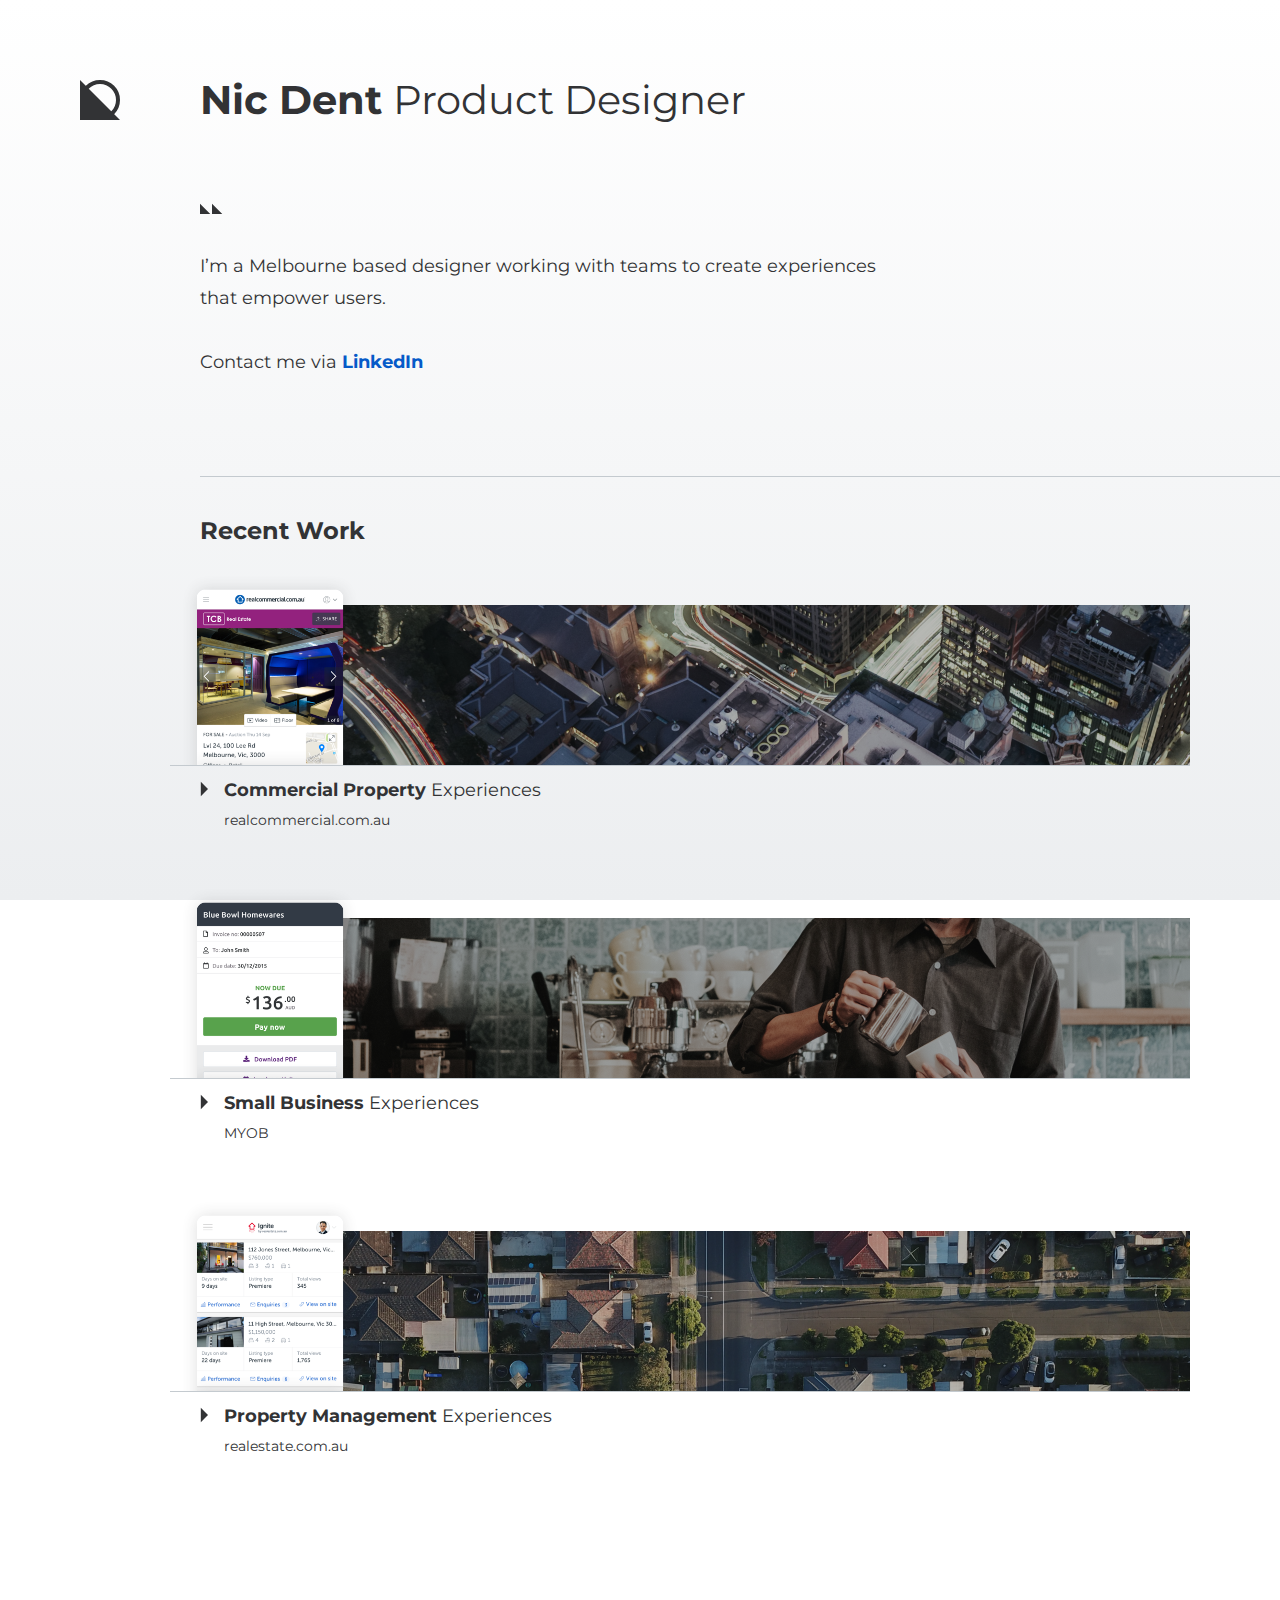
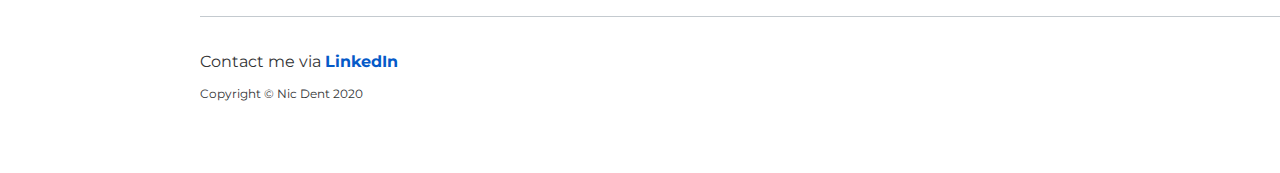
<file: index.html>
<!DOCTYPE html>
<html lang="en">
  <head>
    <meta charset="utf-8">
    <meta http-equiv="X-UA-Compatible" content="IE=edge">
    <meta name="viewport" content="width=device-width, initial-scale=1">
    <meta name="robots" content="nofollow" />
    <meta name="robots" content="noindex">
    <title>Nic Dent Product Designer</title>
    <!-- CSS -->
    <link href="css/modern-normalize.min.css" rel="stylesheet">
    <link href="css/nicdent_style.css?version=4" rel="stylesheet">
    
    <link href="https://fonts.googleapis.com/css?family=Montserrat:400,700|Open+Sans:400,600&display=swap" rel="stylesheet">
    

    <!-- GA Tracking Code for nicdent.com -->
    <script>
        var _gaq=[['_setAccount','UA-36708443-1'],['_trackPageview']];
        (function(d,t){var g=d.createElement(t),s=d.getElementsByTagName(t)[0];
        g.src=('https:'==location.protocol?'//ssl':'//www')+'.google-analytics.com/ga.js';
        s.parentNode.insertBefore(g,s)}(document,'script'));
    </script>
</head>

<body>
    <nav class="home-nav"><a href="index.html" rel="nofollow"><svg xmlns="http://www.w3.org/2000/svg" width="40" height="40" viewBox="0 0 40 40" fill="none" fill-rule="evenodd"><circle stroke="#323335" stroke-width="4" cx="20" cy="20" r="18"/><path fill="#323335" d="M40 40H0V0z"/></svg></a></nav>
    
    <section class="content-container">
       

                <div class="home-banner">
                    
                    <h1>Nic Dent <span>Product Designer</span></h1>
                    <div>
                        <svg xmlns="http://www.w3.org/2000/svg" width="23" height="11" fill="#323335" fill-rule="evenodd"><path d="M22.275 11H12V.725zm-12 0H0V.725z"/></svg>
                    </div>
                    <p>I’m a Melbourne based designer working with teams to create experiences that empower users.</p>
                    <p>Contact me via <a href="https://www.linkedin.com/in/nicdent" target="_blank" onclick="_gaq.push(['_trackEvent','outgoing_links','linkedIn'])">LinkedIn</a></p>         
                </div> 
                <section class="work-splash">
                    <h2>Recent Work</h2>

                    <article class="case-splash case1-splash">
                        <a href="case1.html" rel="nofollow">
                            <div class="case-splash-img"><img src="img/case1-splash-device.png" alt=""></div>
                            <p class="case-name"><span>Commercial Property</span> Experiences</p>
                            <p class="company">realcommercial.com.au</p>
                        </a>
                    </article>
                    <article class="case-splash case2-splash">
                        <a href="case2.html" rel="nofollow">
                            <div class="case-splash-img"><img src="img/case2-splash-device.png" alt=""></div>
                            <p class="case-name"><span>Small Business</span> Experiences</p>
                            <p class="company">MYOB</p>
                        </a>
                    </article>
                    <article class="case-splash case3-splash">
                        <a href="case3.html" rel="nofollow">
                            <div class="case-splash-img"><img src="img/case3-splash-device.png" alt=""></div>
                            <p class="case-name"><span>Property Management</span> Experiences</p>
                            <p class="company">realestate.com.au</p>
                        </a>
                    </article>

                    
                  
                </section>
                <footer>
                    <p>Contact me via <a href="https://www.linkedin.com/in/nicdent" target="_blank" onclick="_gaq.push(['_trackEvent','outgoing_links','linkedIn'])">LinkedIn</a></p>

                    <p class="copyright">Copyright &copy; Nic Dent 2020</p>                                 
                </footer> 
               
       
           
      
    </section> 



</body>
</html>
</file>
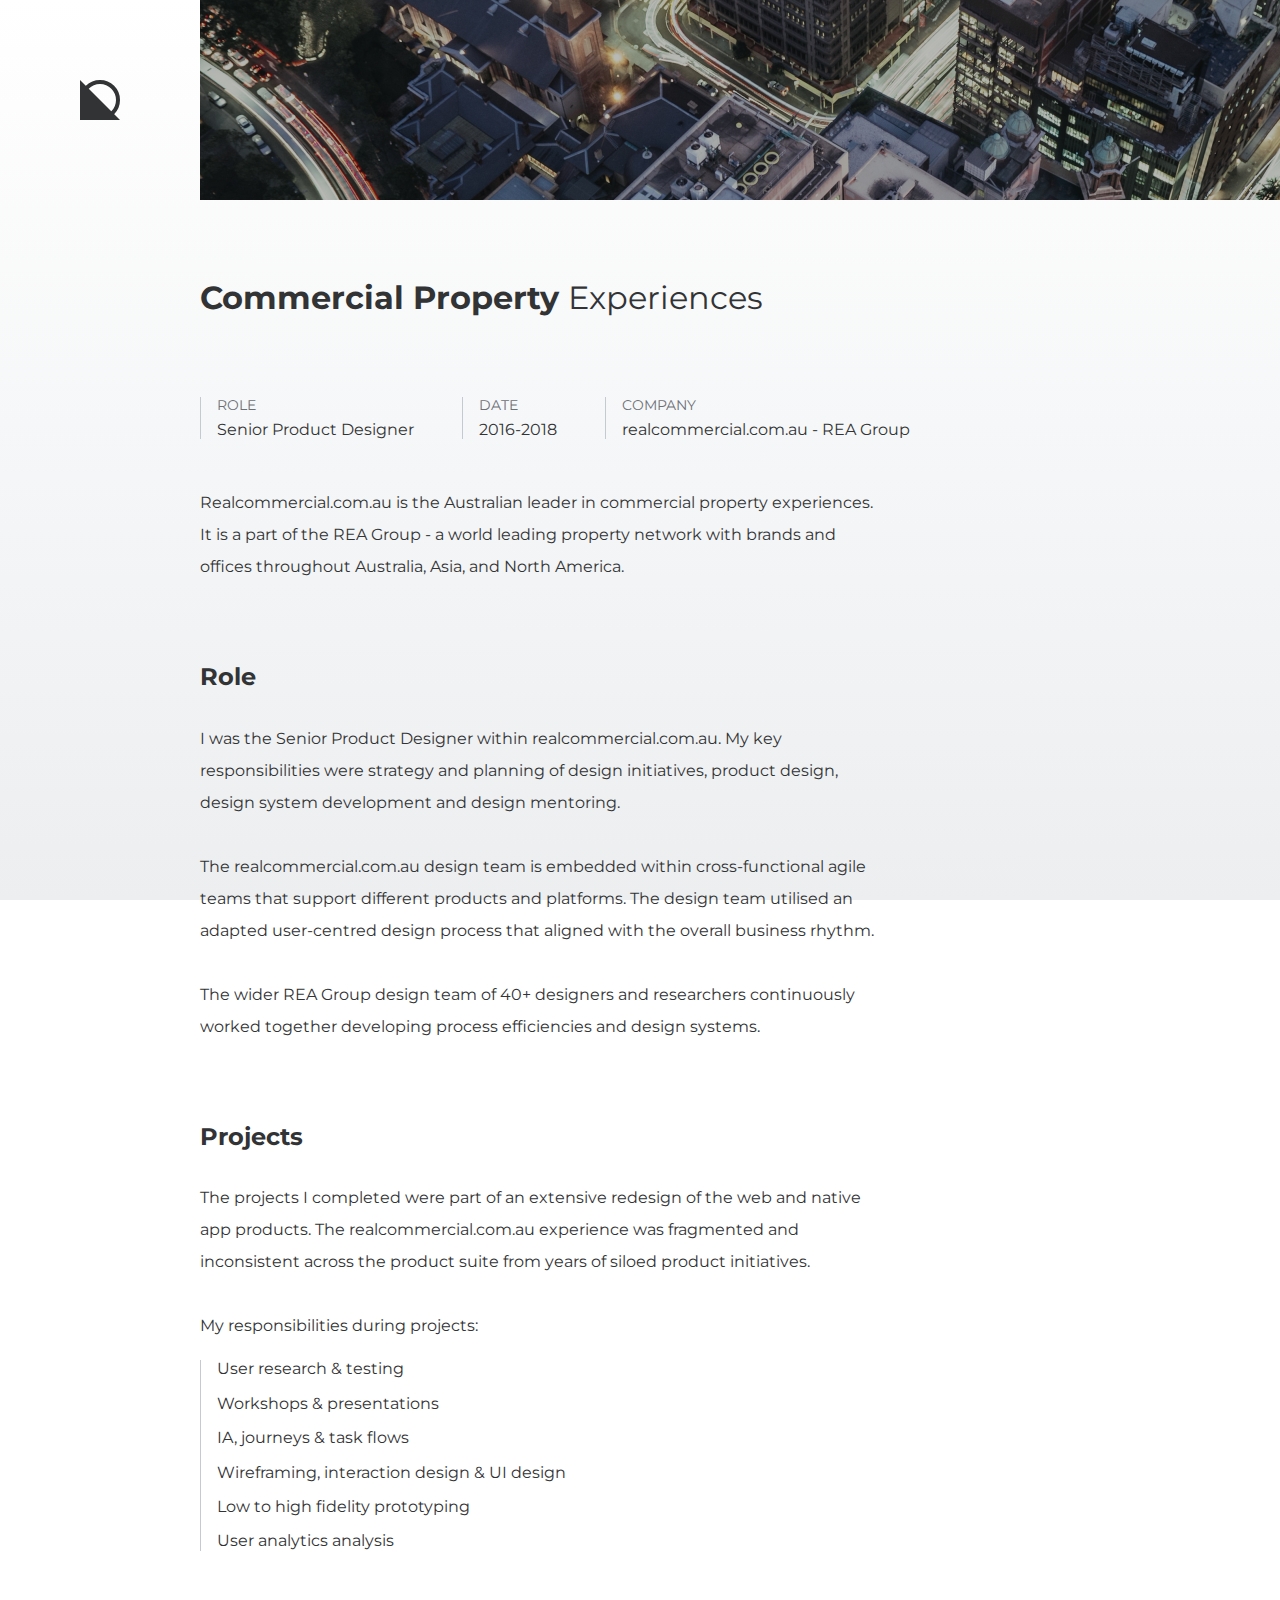
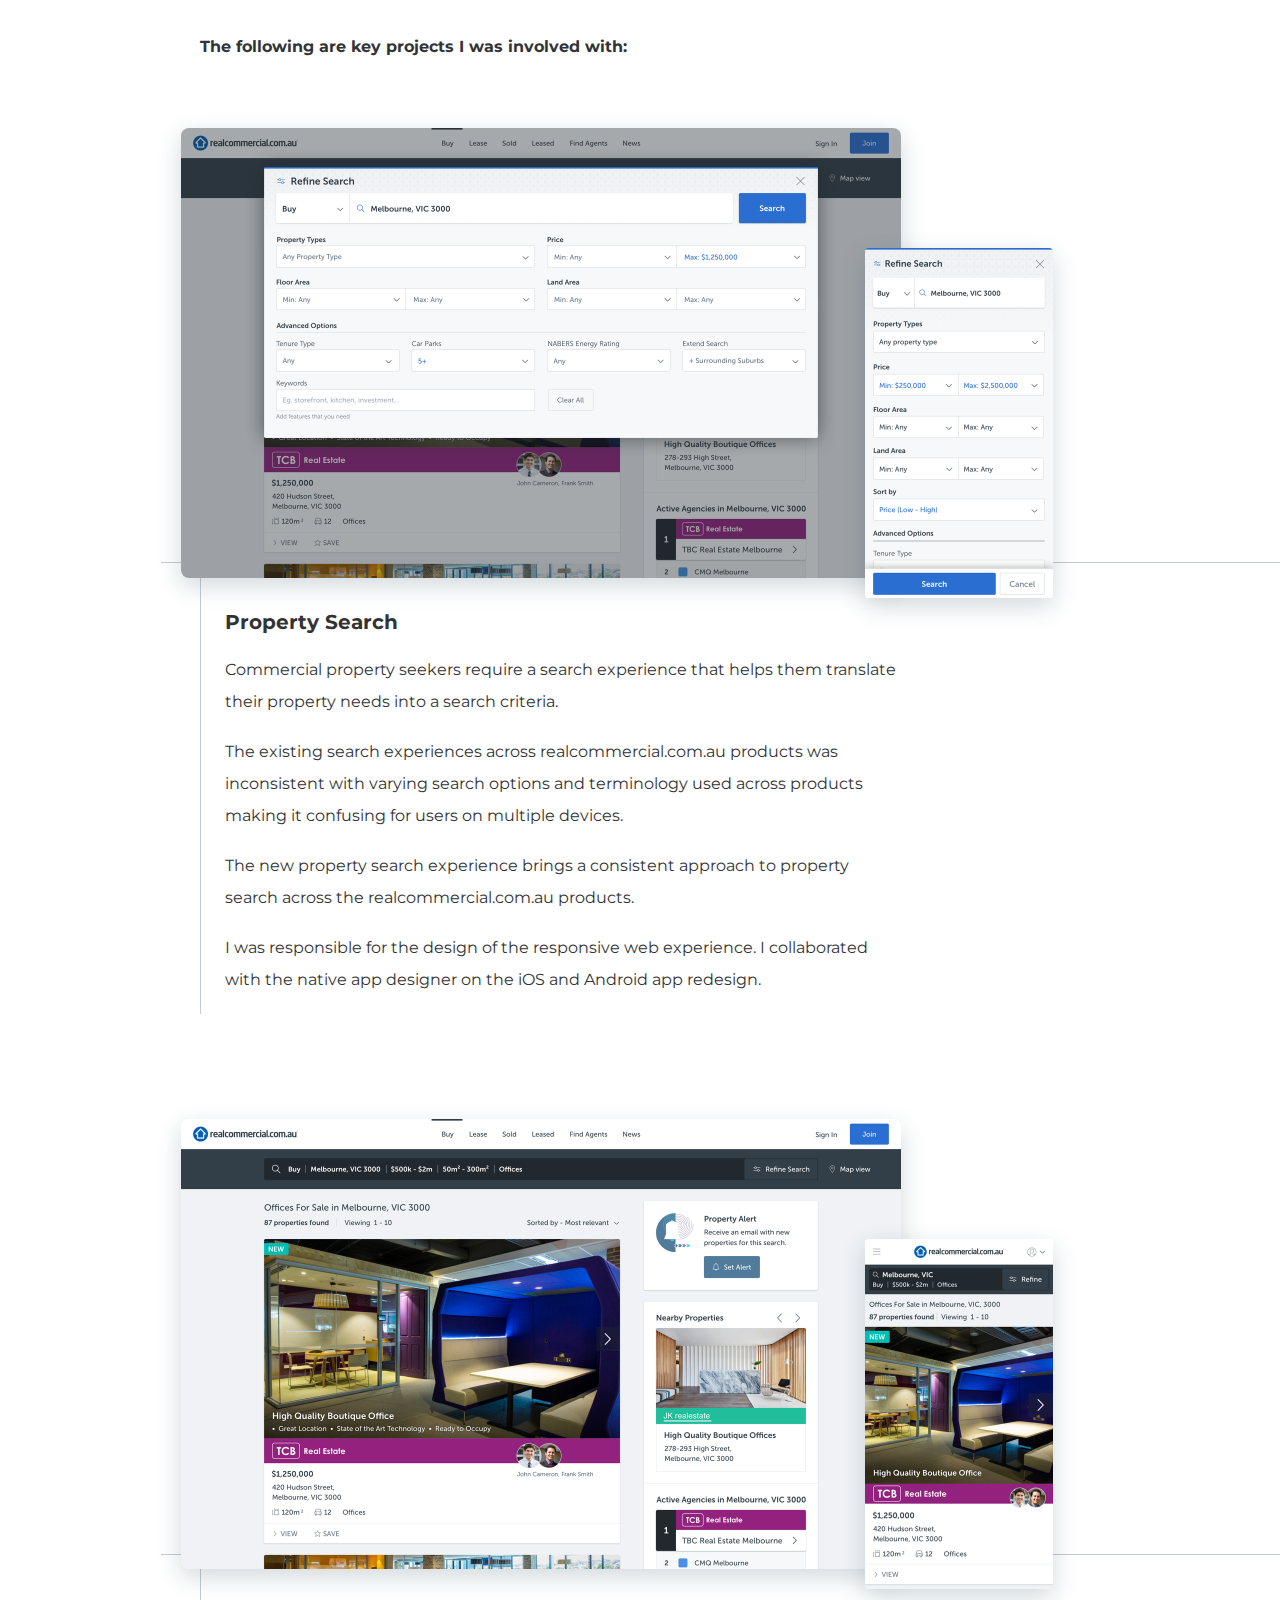
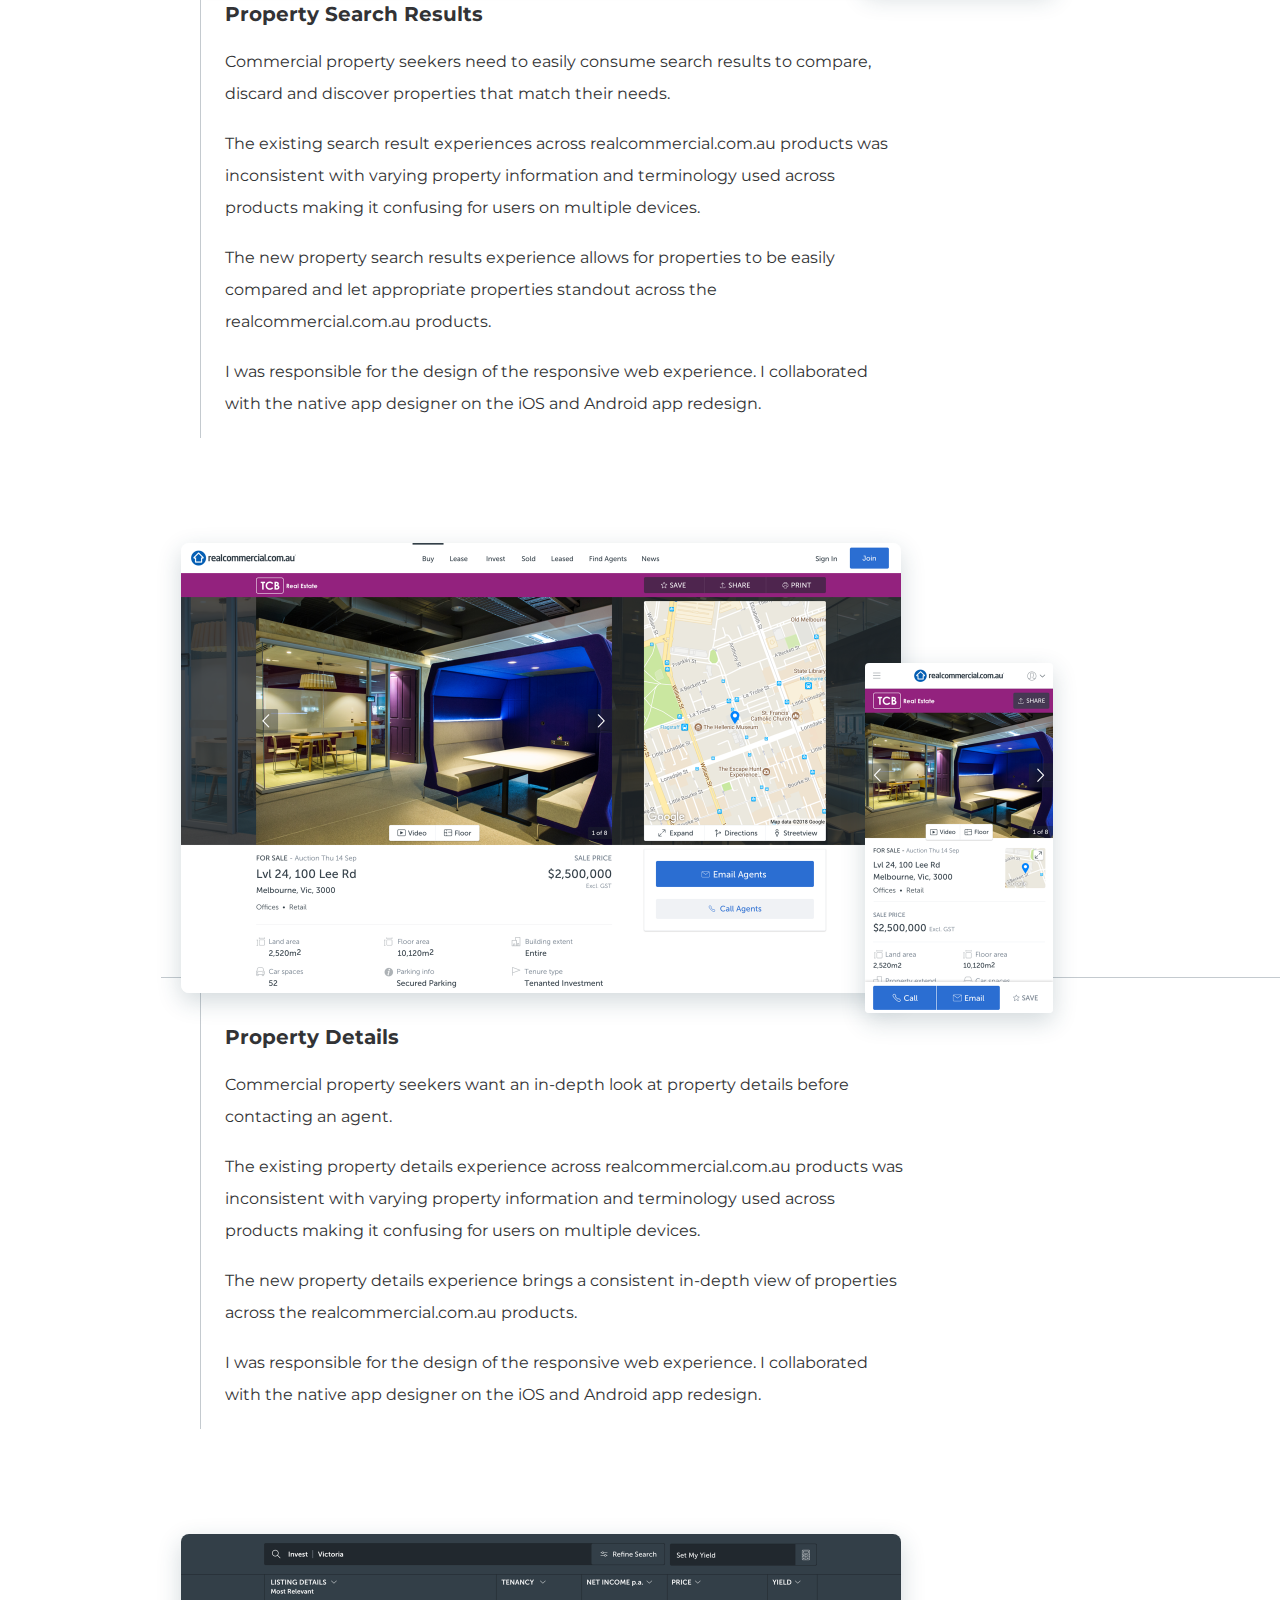
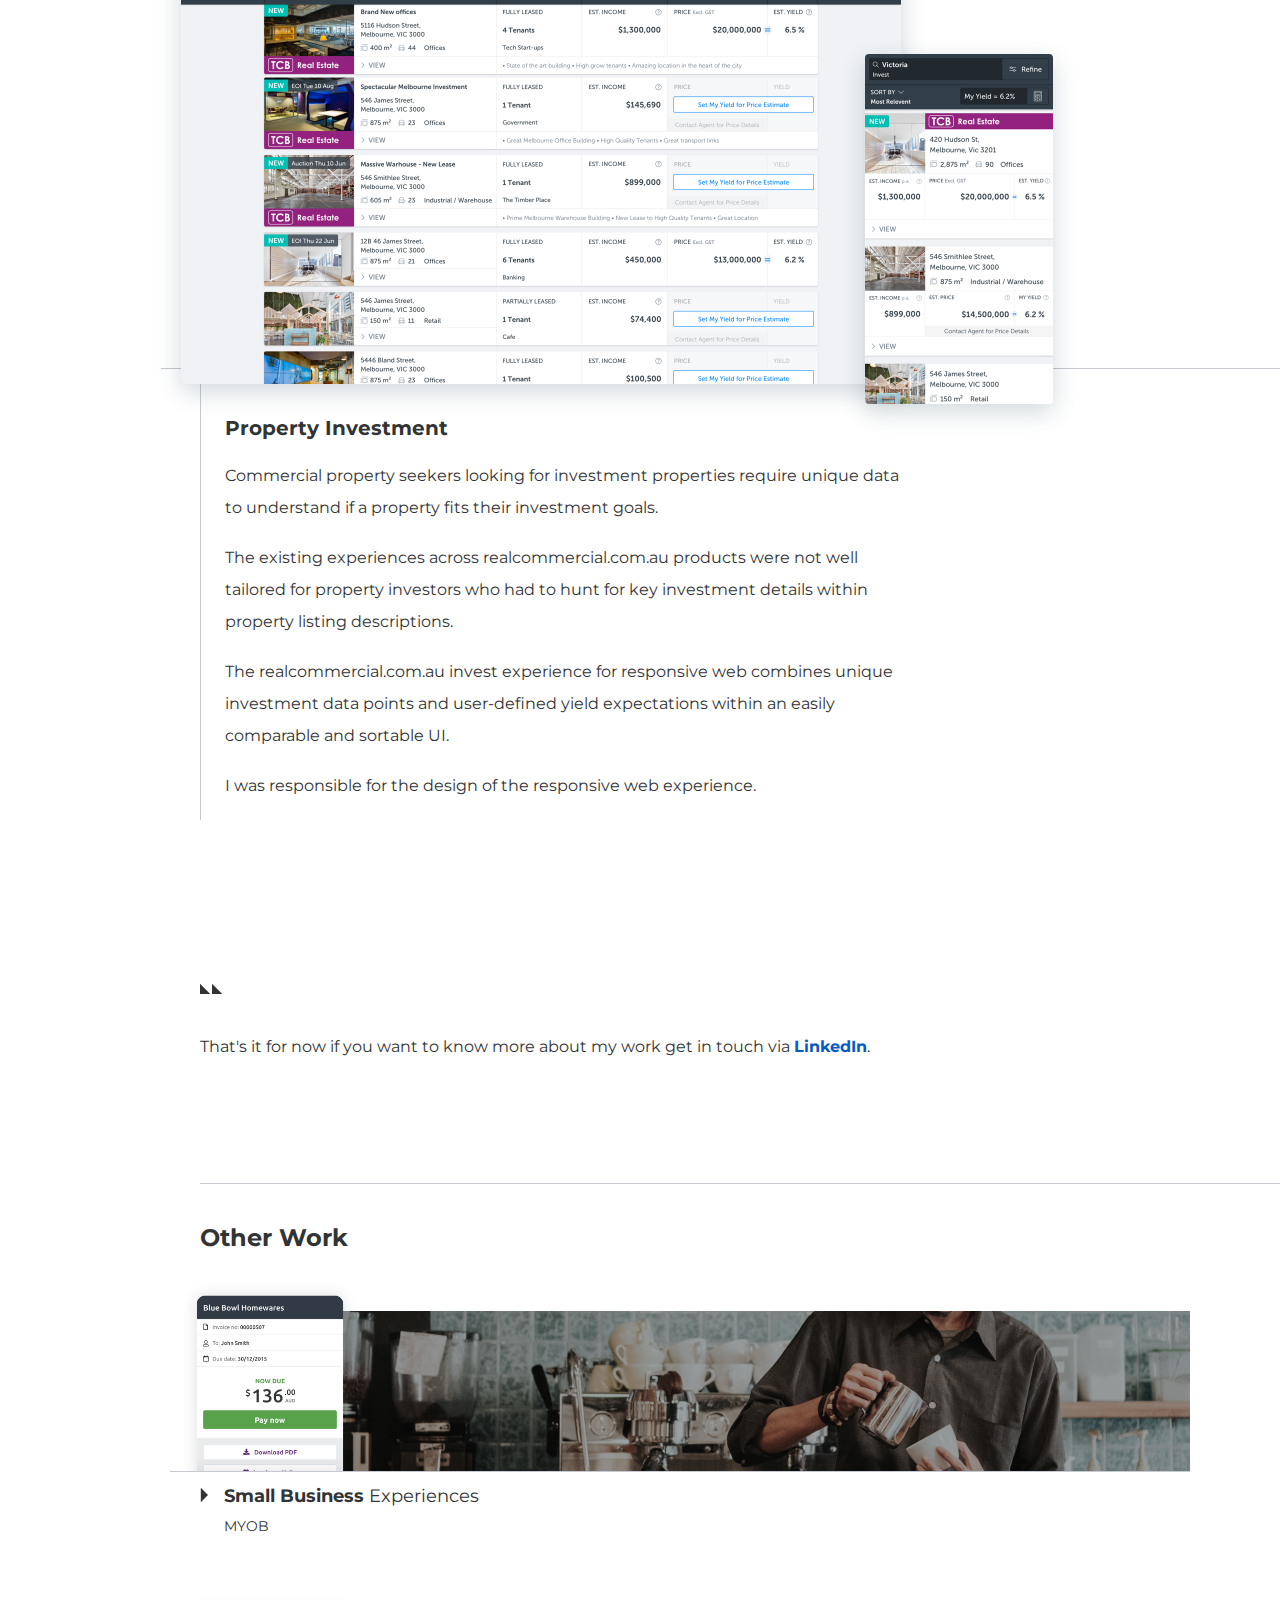
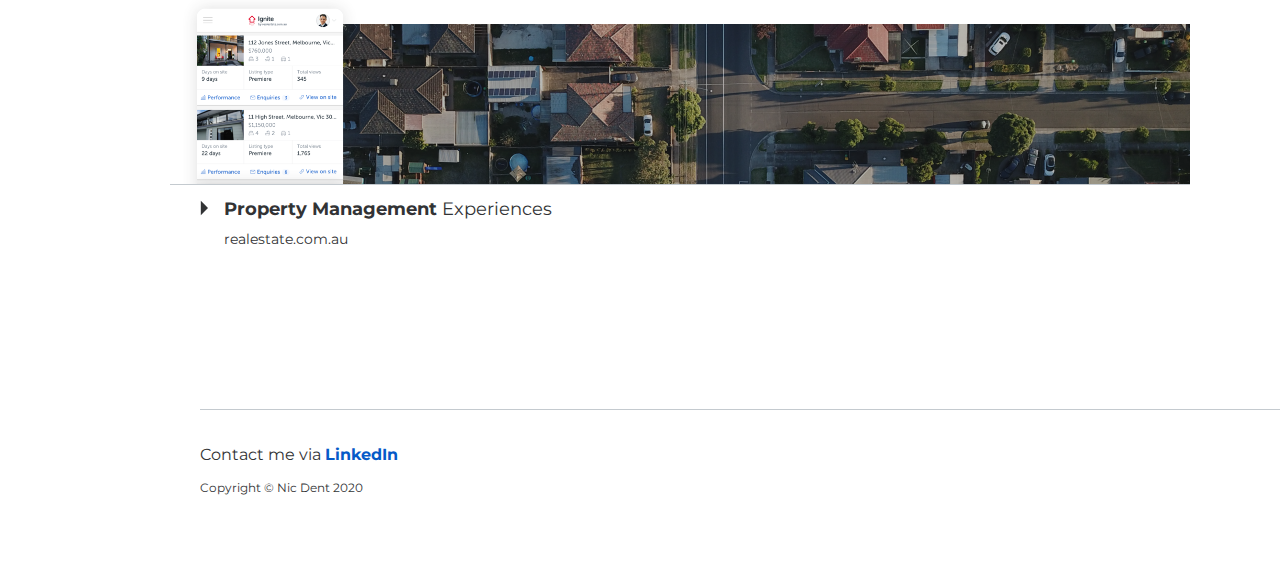
<file: case1.html>
<!DOCTYPE html>
<html lang="en">
  <head>
    <meta charset="utf-8">
    <meta http-equiv="X-UA-Compatible" content="IE=edge">
    <meta name="viewport" content="width=device-width, initial-scale=1">
    <meta name="robots" content="nofollow" />
    <meta name="robots" content="noindex">
    <title>Nic Dent Product Designer - Commercial Property Experiences</title>
    <!-- CSS -->
    <link href="css/modern-normalize.min.css" rel="stylesheet">
    <link href="css/nicdent_style.css?version=4" rel="stylesheet">
    
    <link href="https://fonts.googleapis.com/css?family=Montserrat:400,700|Open+Sans:400,600&display=swap" rel="stylesheet">
    

    <!-- GA Tracking Code for nicdent.com -->
    <script>
        var _gaq=[['_setAccount','UA-36708443-1'],['_trackPageview']];
        (function(d,t){var g=d.createElement(t),s=d.getElementsByTagName(t)[0];
        g.src=('https:'==location.protocol?'//ssl':'//www')+'.google-analytics.com/ga.js';
        s.parentNode.insertBefore(g,s)}(document,'script'));
    </script>
</head>

<body>
    <nav><a href="index.html" rel="nofollow"><svg xmlns="http://www.w3.org/2000/svg" width="40" height="40" viewBox="0 0 40 40" fill="none" fill-rule="evenodd"><circle stroke="#323335" stroke-width="4" cx="20" cy="20" r="18"/><path fill="#323335" d="M40 40H0V0z"/></svg></a></nav>
    
    <section class="content-container">

                <div class="hero-banner"> </div> 
                <div class="main-content">
                <h1>Commercial Property <span>Experiences</span></h1>
                    <ul class="case-keydetails"> 
                        <li><h3>ROLE</h3>Senior Product Designer</li>
                        <li><h3>DATE</h3>2016-2018</li>
                        <li><h3>COMPANY</h3>realcommercial.com.au - REA Group</li>
                    </ul>    
                    <p>Realcommercial.com.au is the Australian leader in commercial property experiences. It is a part of the REA Group - a world leading property network with brands and offices throughout Australia, Asia, and North America.</p>
                </div>
                <div class="main-content">
                    <h2>Role</h2>
                    <p>I was the Senior Product Designer within realcommercial.com.au. My key responsibilities were strategy and planning of design initiatives, product design, design system development and design mentoring.</p> 
                    <p>The realcommercial.com.au design team is embedded within cross-functional agile teams that support different products and platforms. The design team utilised an adapted user-centred design process that aligned with the overall business rhythm.</p>
                    <p>The wider REA Group design team of 40+ designers and researchers continuously worked together developing process efficiencies and design systems.</p>
                </div>
                <div class="main-content">
                    <h2>Projects</h2>
                    <p>The projects I completed were part of an extensive redesign of the web and native app products. The realcommercial.com.au experience was fragmented and inconsistent across the product suite from years of siloed product initiatives.</p>
                    <p>My responsibilities during projects:</p>
                    <ul class="project-responsibilities">
                        <li>User research &amp; testing</li>
                        <li>Workshops &amp; presentations</li>
                        <li>IA, journeys &amp; task flows</li>
                        <li>Wireframing, interaction design &amp; UI design</li>
                        <li>Low to high fidelity prototyping</li>
                        <li>User analytics analysis</li>
                    </ul>
                    <p><strong>The following are key projects I was involved with:</strong></p>
                </div>
                           

                <div class="main-content project">
                    <img class="desktop-screen" src="img/desktop-screen-rcafilters.png" alt="">
                    <img class="mob-screen" src="img/mob-screen-rcafilters.png" alt="">
                    <div class="project-text">
                        <h3>Property Search</h3>
                        <p>Commercial property seekers require a search experience that helps them translate their property needs into a search criteria.</p>
                        <p>The existing search experiences across realcommercial.com.au products was inconsistent with varying search options and terminology used across products making it confusing for users on multiple devices.</p>
                        <p>The new property search experience brings a consistent approach to property search across the realcommercial.com.au products.</p>
                        <p>I was responsible for the design of the responsive web experience. I collaborated with the native app designer on the iOS and Android app redesign.</p>
                    </div>
                </div>


                <div class="main-content project">
                    <img class="desktop-screen" src="img/desktop-screen-rcasrp.png" alt="">
                    <img class="mob-screen" src="img/mob-screen-rcasrp.png" alt="">
                    <div class="project-text">
                        <h3>Property Search Results</h3>
                        <p>Commercial property seekers need to easily consume search results to compare, discard and discover properties that match their needs.</p>
                        <p>The existing search result experiences across realcommercial.com.au products was inconsistent with varying property information and terminology used across products making it confusing for users on multiple devices.</p>
                        <p>The new property search results experience allows for properties to be easily compared and let appropriate properties standout across the realcommercial.com.au products.</p>
                        <p>I was responsible for the design of the responsive web experience. I collaborated with the native app designer on the iOS and Android app redesign.</p>
                    </div>
                </div>

                <div class="main-content project">
                   
                        <img class="desktop-screen" src="img/desktop-screen-rcapdp.png" alt="">
                        <img class="mob-screen" src="img/mob-screen-rcapdp.png" alt="">
                  
                    <div class="project-text">
                        <h3>Property Details</h3>
                        <p>Commercial property seekers want an in-depth look at property details before contacting an agent.</p>
                        <p>The existing property details experience across realcommercial.com.au products was inconsistent with varying property information and terminology used across products making it confusing for users on multiple devices.</p>
                        <p>The new property details experience brings a consistent in-depth view of properties across the realcommercial.com.au products.</p>
                        <p>I was responsible for the design of the responsive web experience. I collaborated with the native app designer on the iOS and Android app redesign.</p>
                    </div>
                </div>


                <div class="main-content project">
                    <img class="desktop-screen" src="img/desktop-screen-rcainvest.png" alt="">
                    <img class="mob-screen" src="img/mob-screen-rcainvest.png" alt="">
                    <div class="project-text">
                        <h3>Property Investment</h3>
                        <p>Commercial property seekers looking for investment properties require unique data to understand if a property fits their investment goals.</p>
                        <p>The existing experiences across realcommercial.com.au products were not well tailored for property investors who had to hunt for key investment details within property listing descriptions.</p>
                        <p>The realcommercial.com.au invest experience for responsive web combines unique investment data points and user-defined yield expectations within an easily comparable and sortable UI.</p>
                        <p>I was responsible for the design of the responsive web experience.</p>
                    </div>
                </div>

                









                <!--<div class="main-content project">
                    <img class="mob-screen-solo" src="img/mob-screen-rcapdp.png" alt="">
                    <div class="project-text">
                        <h3>Investor Experience</h3>
                        <p>A responsive web experience for commercial property investors.</p>
                    </div>
                </div>-->
                
                
                <div class="main-content case-end">
                    <div>
                        <svg xmlns="http://www.w3.org/2000/svg" width="23" height="11" fill="#323335" fill-rule="evenodd"><path d="M22.275 11H12V.725zm-12 0H0V.725z"/></svg>
                    </div>
                    
                    <p>That's it for now if you want to know more about my work get in touch via <a href="https://www.linkedin.com/in/nicdent" target="_blank" onclick="_gaq.push(['_trackEvent','outgoing_links','linkedIn'])">LinkedIn</a>.</p> 
                    
                </div>

                <section class="work-splash">
                    <h2>Other Work</h2>

                    
                    <article class="case-splash case2-splash">
                        <a href="case2.html" rel="nofollow">
                            <div class="case-splash-img"><img src="img/case2-splash-device.png" alt=""></div>
                            <p class="case-name"><span>Small Business</span> Experiences</p>
                            <p class="company">MYOB</p>
                        </a>
                    </article>
                    <article class="case-splash case3-splash">
                        <a href="case3.html" rel="nofollow">
                            <div class="case-splash-img"><img src="img/case3-splash-device.png" alt=""></div>
                            <p class="case-name"><span>Property Management</span> Experiences</p>
                            <p class="company">realestate.com.au</p>
                        </a>
                    </article>

                    
                  
                </section>

                <footer>
                    <p>Contact me via <a href="https://www.linkedin.com/in/nicdent" target="_blank" onclick="_gaq.push(['_trackEvent','outgoing_links','linkedIn'])">LinkedIn</a></p>

                    <p class="copyright">Copyright &copy; Nic Dent 2020</p>                                 
                </footer>
       
           
      
    </section> 



</body>
</html>
</file>
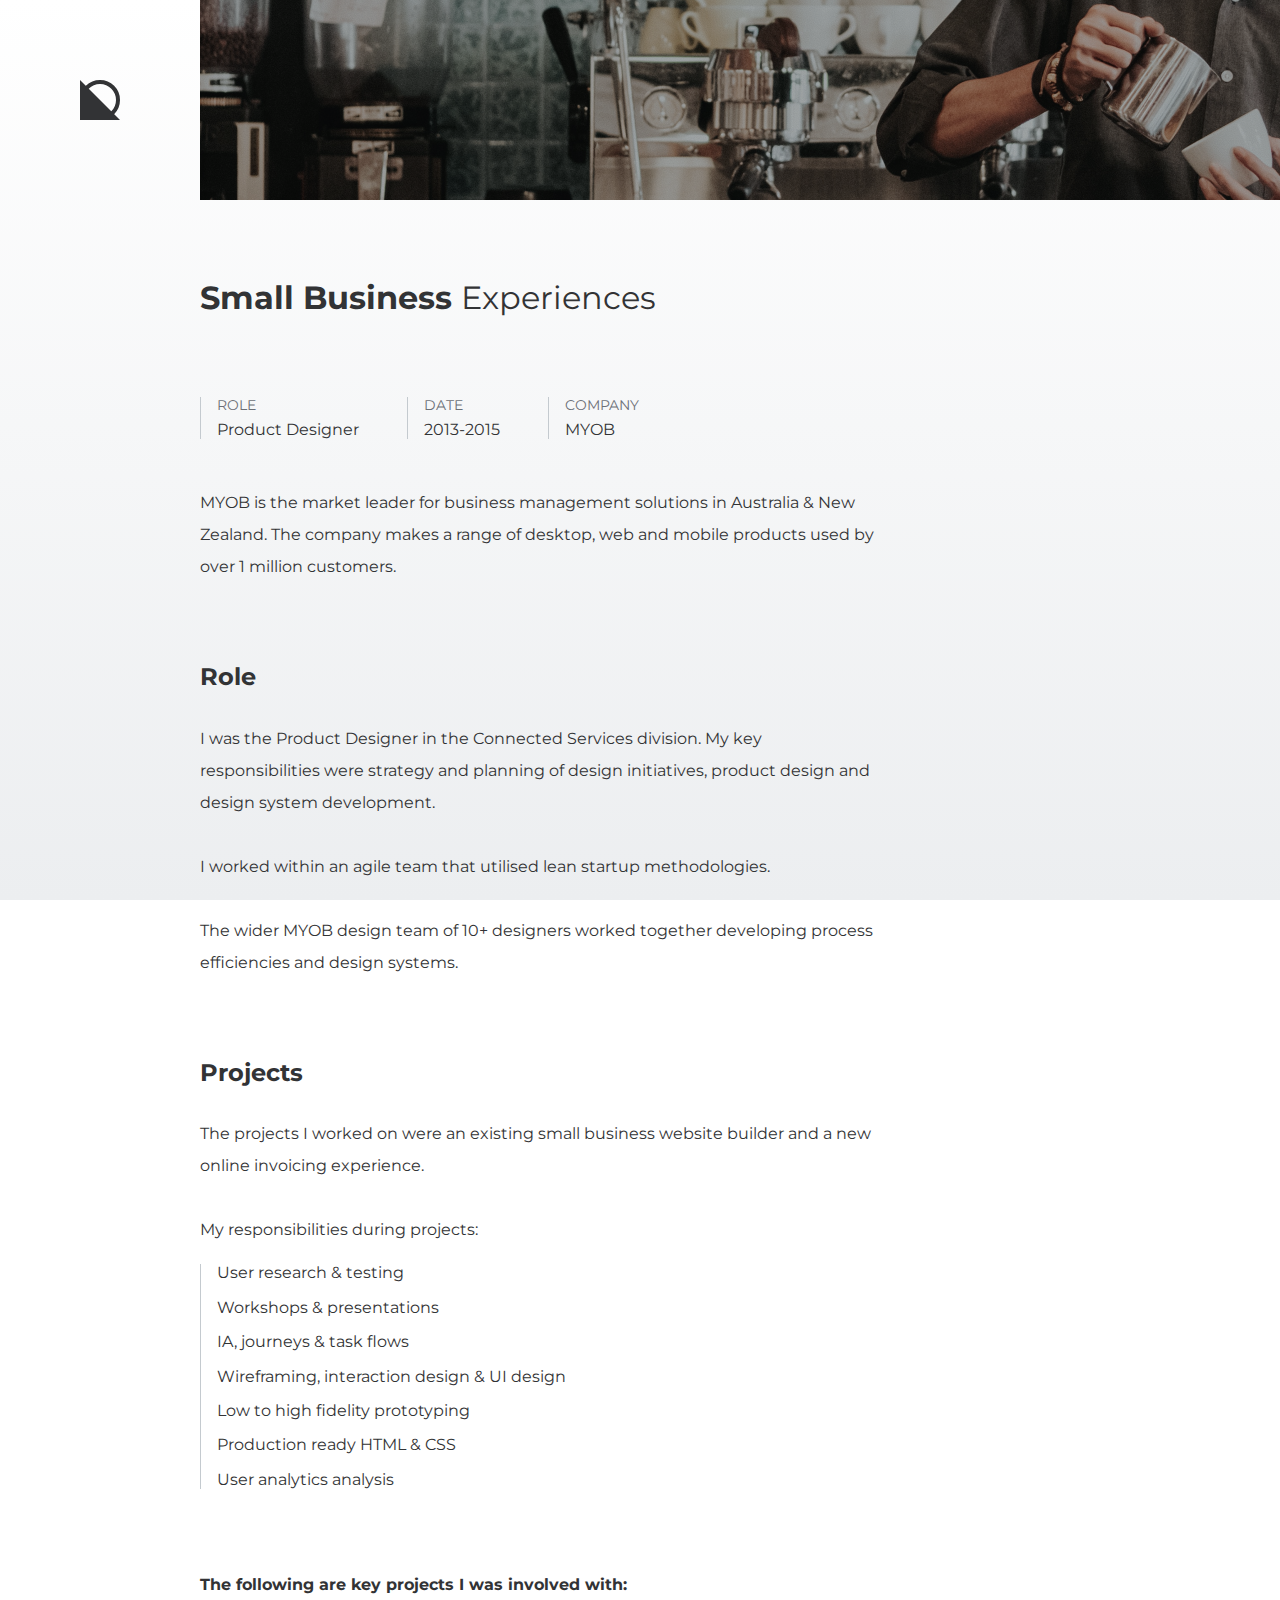
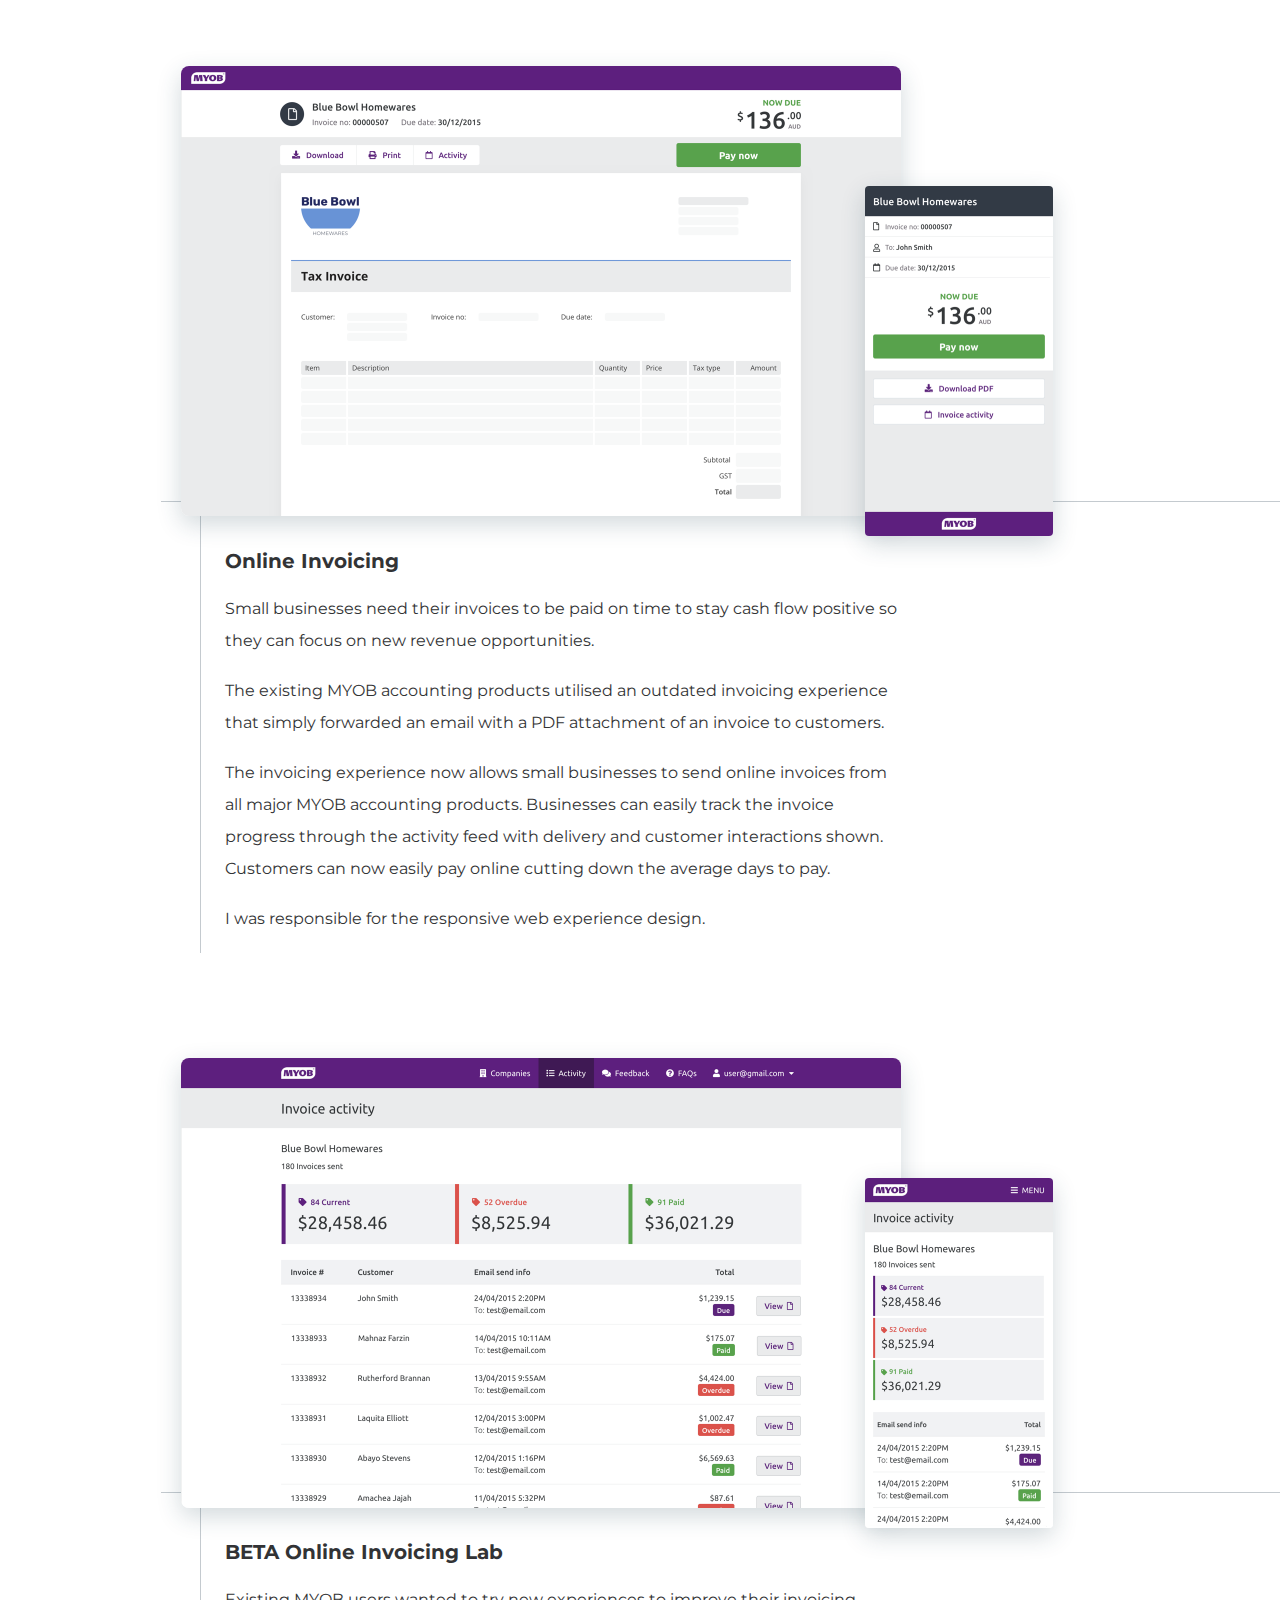
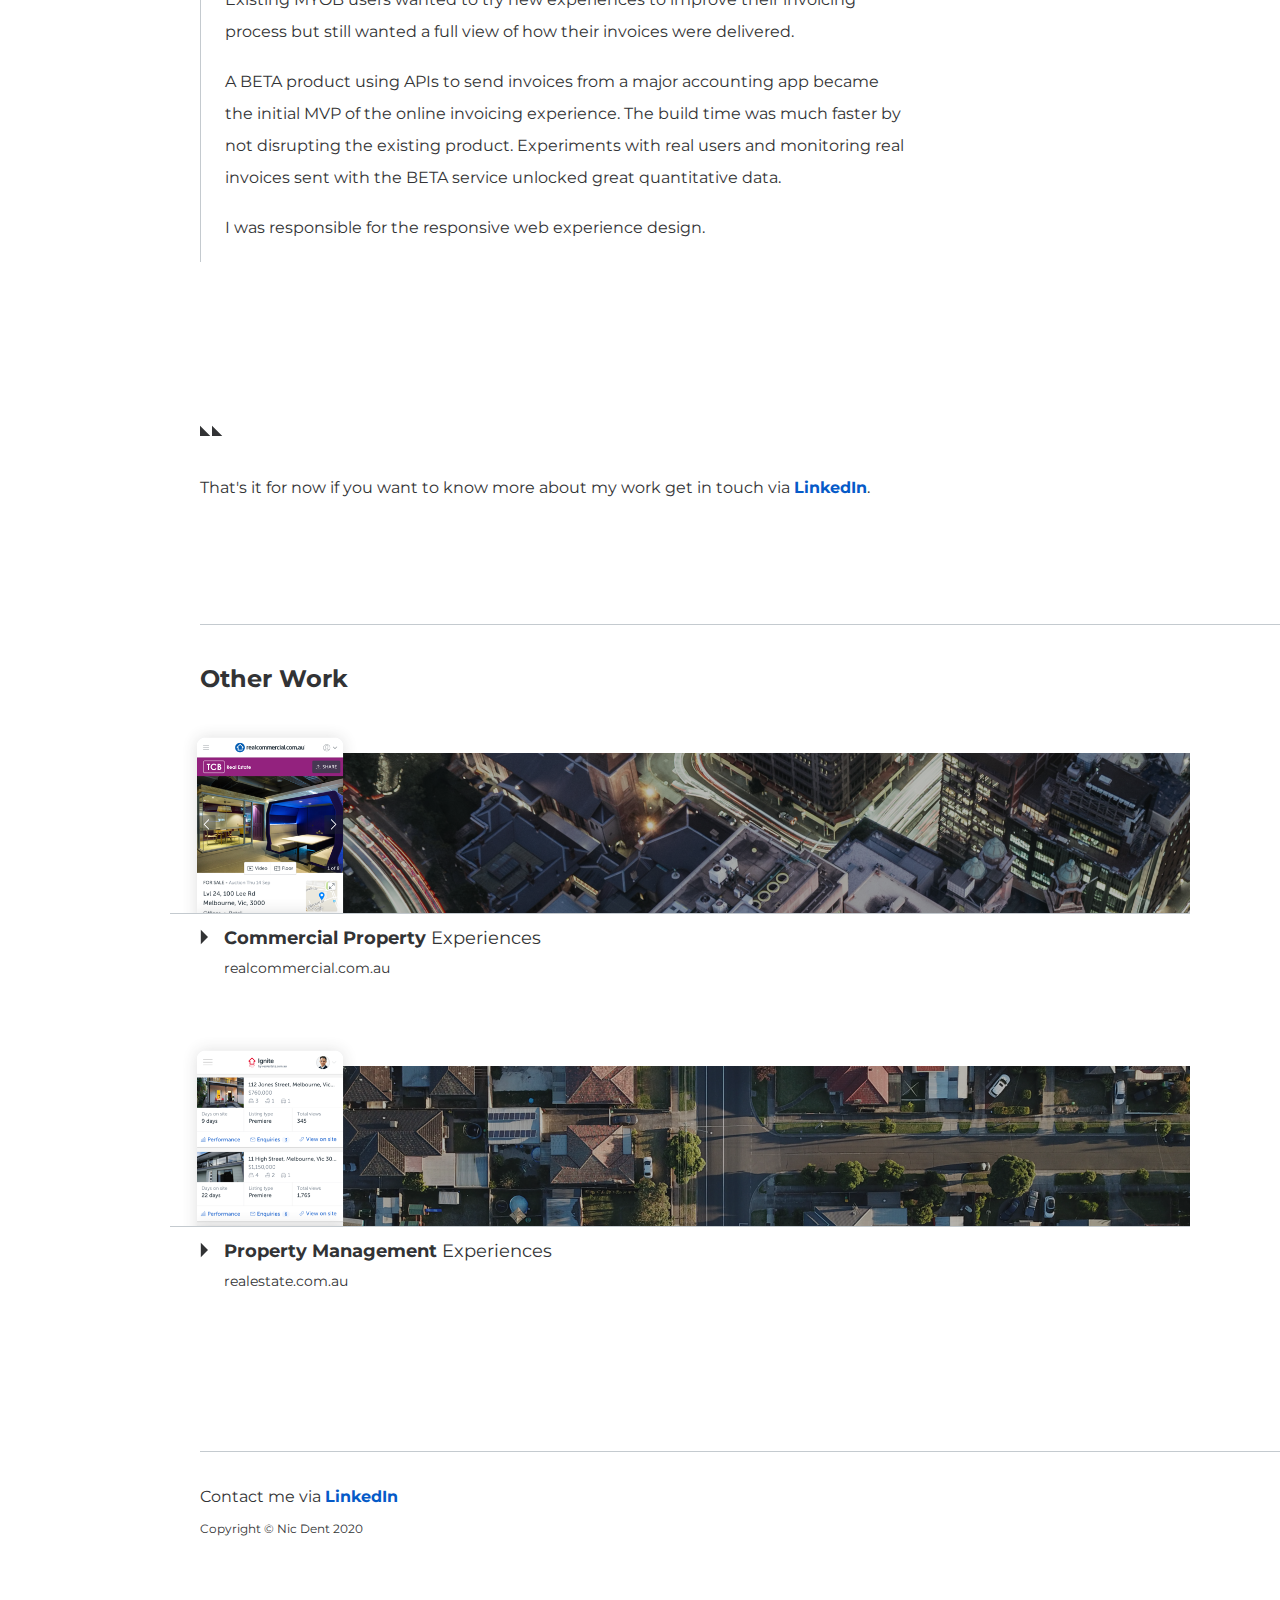
<file: case2.html>
<!DOCTYPE html>
<html lang="en">
  <head>
    <meta charset="utf-8">
    <meta http-equiv="X-UA-Compatible" content="IE=edge">
    <meta name="viewport" content="width=device-width, initial-scale=1">
    <meta name="robots" content="nofollow" />
    <meta name="robots" content="noindex">
    <title>Nic Dent Product Designer - Small Business Experiences</title>
    <!-- CSS -->
    <link href="css/modern-normalize.min.css" rel="stylesheet">
    <link href="css/nicdent_style.css?version=4" rel="stylesheet">
    
    <link href="https://fonts.googleapis.com/css?family=Montserrat:400,700|Open+Sans:400,600&display=swap" rel="stylesheet">
    

    <!-- GA Tracking Code for nicdent.com -->
    <script>
        var _gaq=[['_setAccount','UA-36708443-1'],['_trackPageview']];
        (function(d,t){var g=d.createElement(t),s=d.getElementsByTagName(t)[0];
        g.src=('https:'==location.protocol?'//ssl':'//www')+'.google-analytics.com/ga.js';
        s.parentNode.insertBefore(g,s)}(document,'script'));
    </script>
</head>

<body>
    <nav><a href="index.html" rel="nofollow"><svg xmlns="http://www.w3.org/2000/svg" width="40" height="40" viewBox="0 0 40 40" fill="none" fill-rule="evenodd"><circle stroke="#323335" stroke-width="4" cx="20" cy="20" r="18"/><path fill="#323335" d="M40 40H0V0z"/></svg></a></nav>
    
    <section class="content-container">

                <div class="hero-banner hero-banner-case2"> </div> 
                <div class="main-content">
                <h1>Small Business <span>Experiences</span></h1>
                    <ul class="case-keydetails"> 
                        <li><h3>ROLE</h3>Product Designer</li>
                        <li><h3>DATE</h3>2013-2015</li>
                        <li><h3>COMPANY</h3>MYOB</li>
                    </ul>    
                    <p>MYOB is the market leader for business management solutions in Australia &amp; New Zealand. The company makes a range of desktop, web and mobile products used by over 1 million customers.</p>
                </div>
                <div class="main-content">
                    <h2>Role</h2>
                    <p>I was the Product Designer in the Connected Services division. My key responsibilities were strategy and planning of design initiatives, product design and design system development.</p>
                    <p>I worked within an agile team that utilised lean startup methodologies.</p>
                    <p>The wider MYOB design team of 10+ designers worked together developing process efficiencies and design systems.</p>
                    
                </div>
                <div class="main-content">
                    <h2>Projects</h2>
                    <p>The projects I worked on were an existing small business website builder and a new online invoicing experience.</p>
                    <p>My responsibilities during projects:</p>
                    <ul class="project-responsibilities">
                        <li>User research &amp; testing</li>
                        <li>Workshops &amp; presentations</li>
                        <li>IA, journeys &amp; task flows</li>
                        <li>Wireframing, interaction design &amp; UI design</li>
                        <li>Low to high fidelity prototyping</li>
                        <li>Production ready HTML &amp; CSS</li>
                        <li>User analytics analysis</li>
                    </ul>
                    <p><strong>The following are key projects I was involved with:</strong></p>
                </div>
                           

                <div class="main-content project">
                    <img class="desktop-screen" src="img/desktop-screen-myinvoice.png" alt="">
                    <img class="mob-screen" src="img/mob-screen-myinvoice.png" alt="">
                    <div class="project-text">
                        <h3>Online Invoicing</h3>
                        <p>Small businesses need their invoices to be paid on time to stay cash flow positive so they can focus on new revenue opportunities.</p>
                        <p>The existing MYOB accounting products utilised an outdated invoicing experience that simply forwarded an email with a PDF attachment of an invoice to customers.</p>
                        <p>The invoicing experience now allows small businesses to send online invoices from all major MYOB accounting products. Businesses can easily track the invoice progress through the activity feed with delivery and customer interactions shown. Customers can now easily pay online cutting down the average days to pay.</p>
                        <p>I was responsible for the responsive web experience design.</p>
                    </div>
                </div>


                <div class="main-content project">
                    <img class="desktop-screen" src="img/desktop-screen-mydash.png" alt="">
                    <img class="mob-screen" src="img/mob-screen-mydash.png" alt="">
                    <div class="project-text">
                        <h3>BETA Online Invoicing Lab</h3>
                        <p>Existing MYOB users wanted to try new experiences to improve their invoicing process but still wanted a full view of how their invoices were delivered.</p>
                        <p>A BETA product using APIs to send invoices from a major accounting app became the initial MVP of the online invoicing experience. The build time was much faster by not disrupting the existing product. Experiments with real users and monitoring real invoices sent with the BETA service unlocked great quantitative data.</p>
                        <p>I was responsible for the responsive web experience design.</p>
                    </div>
                </div>
                
                
                <div class="main-content case-end">
                    <div>
                        <svg xmlns="http://www.w3.org/2000/svg" width="23" height="11" fill="#323335" fill-rule="evenodd"><path d="M22.275 11H12V.725zm-12 0H0V.725z"/></svg>
                    </div>
                    
                    <p>That's it for now if you want to know more about my work get in touch via <a href="https://www.linkedin.com/in/nicdent" target="_blank" onclick="_gaq.push(['_trackEvent','outgoing_links','linkedIn'])">LinkedIn</a>.</p> 
                    
                </div>

                <section class="work-splash">
                    <h2>Other Work</h2>

                    
                    <article class="case-splash case1-splash">
                        <a href="case1.html" rel="nofollow">
                            <div class="case-splash-img"><img src="img/case1-splash-device.png" alt=""></div>
                            <p class="case-name"><span>Commercial Property</span> Experiences</p>
                            <p class="company">realcommercial.com.au</p>
                        </a>
                    </article>
                    <article class="case-splash case3-splash">
                        <a href="case3.html" rel="nofollow">
                            <div class="case-splash-img"><img src="img/case3-splash-device.png" alt=""></div>
                            <p class="case-name"><span>Property Management</span> Experiences</p>
                            <p class="company">realestate.com.au</p>
                        </a>
                    </article>

                    
                  
                </section>

                <footer>
                    <p>Contact me via <a href="https://www.linkedin.com/in/nicdent" target="_blank" onclick="_gaq.push(['_trackEvent','outgoing_links','linkedIn'])">LinkedIn</a></p>

                    <p class="copyright">Copyright &copy; Nic Dent 2020</p>                                 
                </footer>
       
           
      
    </section> 



</body>
</html>
</file>
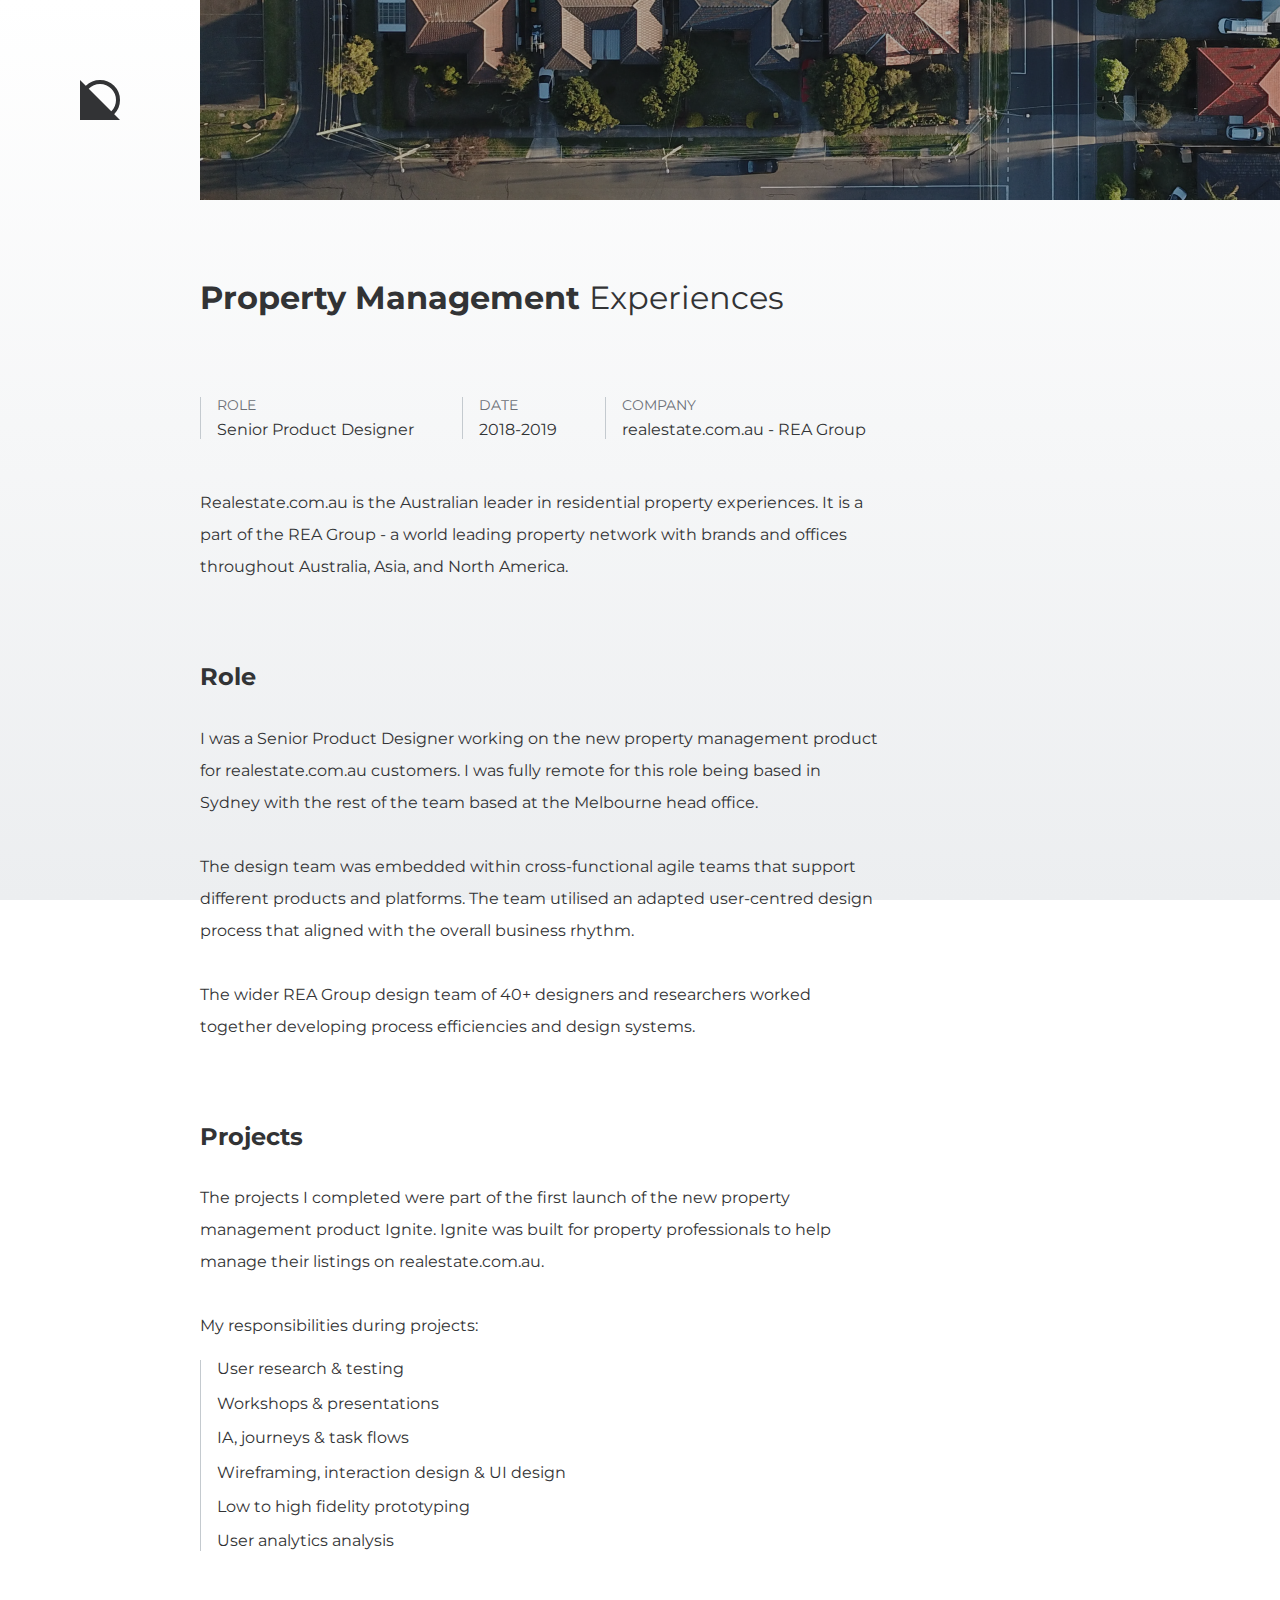
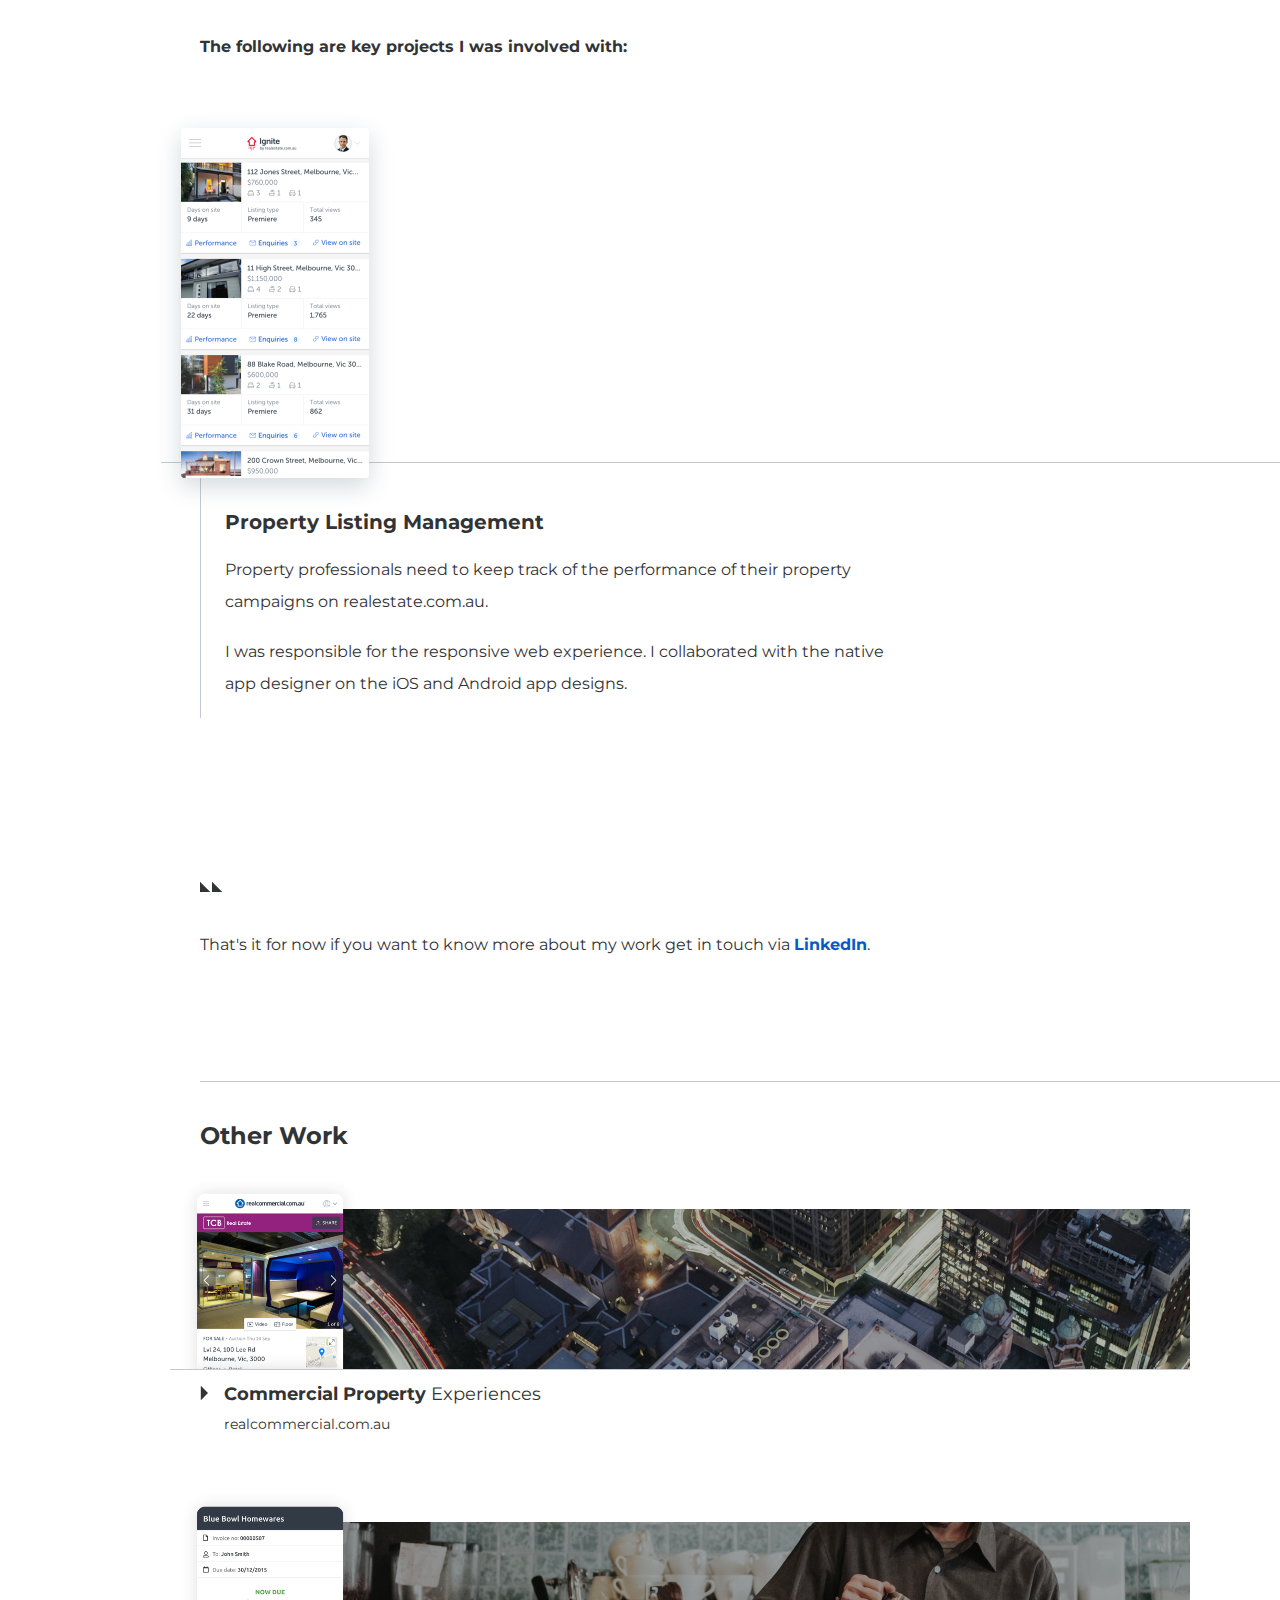
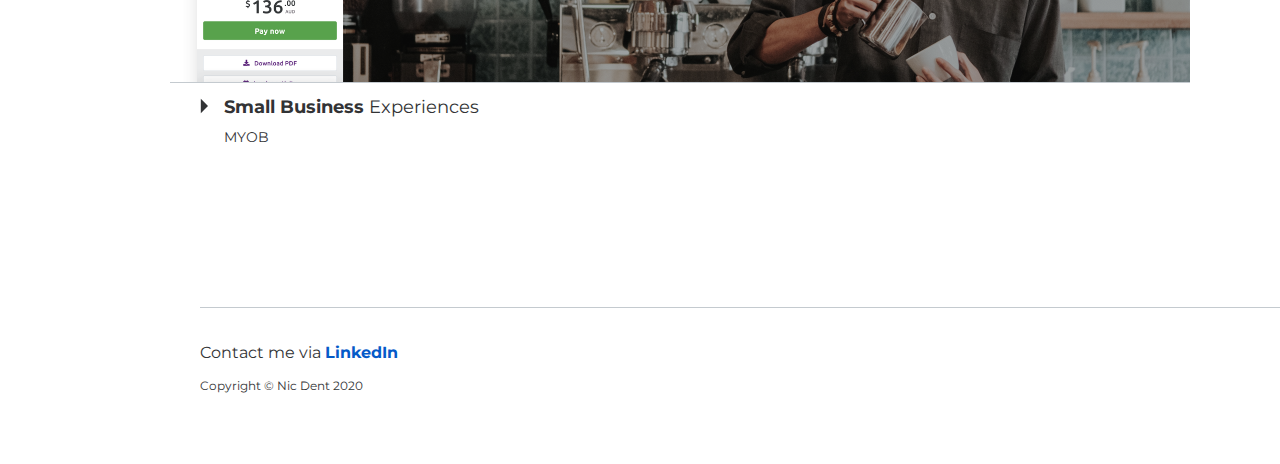
<file: case3.html>
<!DOCTYPE html>
<html lang="en">
  <head>
    <meta charset="utf-8">
    <meta http-equiv="X-UA-Compatible" content="IE=edge">
    <meta name="viewport" content="width=device-width, initial-scale=1">
    <meta name="robots" content="nofollow" />
    <meta name="robots" content="noindex">
    <title>Nic Dent Product Designer - Property Management Experiences</title>
    <!-- CSS -->
    <link href="css/modern-normalize.min.css" rel="stylesheet">
    <link href="css/nicdent_style.css?version=4" rel="stylesheet">
    
    <link href="https://fonts.googleapis.com/css?family=Montserrat:400,700|Open+Sans:400,600&display=swap" rel="stylesheet">
    

    <!-- GA Tracking Code for nicdent.com -->
    <script>
        var _gaq=[['_setAccount','UA-36708443-1'],['_trackPageview']];
        (function(d,t){var g=d.createElement(t),s=d.getElementsByTagName(t)[0];
        g.src=('https:'==location.protocol?'//ssl':'//www')+'.google-analytics.com/ga.js';
        s.parentNode.insertBefore(g,s)}(document,'script'));
    </script>
</head>

<body>
    <nav><a href="index.html" rel="nofollow"><svg xmlns="http://www.w3.org/2000/svg" width="40" height="40" viewBox="0 0 40 40" fill="none" fill-rule="evenodd"><circle stroke="#323335" stroke-width="4" cx="20" cy="20" r="18"/><path fill="#323335" d="M40 40H0V0z"/></svg></a></nav>
    
    <section class="content-container">

                <div class="hero-banner hero-banner-case3"> </div> 
                <div class="main-content">
                <h1>Property Management <span>Experiences</span></h1>
                    <ul class="case-keydetails"> 
                        <li><h3>ROLE</h3>Senior Product Designer</li>
                        <li><h3>DATE</h3>2018-2019</li>
                        <li><h3>COMPANY</h3>realestate.com.au - REA Group</li>
                    </ul>    
                    <p>Realestate.com.au is the Australian leader in residential property experiences. It is a part of the REA Group - a world leading property network with brands and offices throughout Australia, Asia, and North America.</p>
                </div>
                <div class="main-content">
                    <h2>Role</h2>
                    <p>I was a Senior Product Designer working on the new property management product for realestate.com.au customers. I was fully remote for this role being based in Sydney with the rest of the team based at the Melbourne head office.</p> 
                    <p>The design team was embedded within cross-functional agile teams that support different products and platforms. The team utilised an adapted user-centred design process that aligned with the overall business rhythm.</p>
                    <p>The wider REA Group design team of 40+ designers and researchers worked together developing process efficiencies and design systems.</p>
                </div>
                <div class="main-content">
                    <h2>Projects</h2>
                    <p>The projects I completed were part of the first launch of the new property management product Ignite. Ignite was built for property professionals to help manage their listings on realestate.com.au. </p>
                    <p>My responsibilities during projects:</p>
                    <ul class="project-responsibilities">
                        <li>User research &amp; testing</li>
                        <li>Workshops &amp; presentations</li>
                        <li>IA, journeys &amp; task flows</li>
                        <li>Wireframing, interaction design &amp; UI design</li>
                        <li>Low to high fidelity prototyping</li>
                        <li>User analytics analysis</li>
                    </ul>
                    <p><strong>The following are key projects I was involved with:</strong></p>
                </div>
                        
                <div class="main-content project">
                    <img class="mob-screen-solo" src="img/mob-screen-reslistings.png" alt="">
                    <div class="project-text">
                        <h3>Property Listing Management</h3>
                        <p>Property professionals need to keep track of the performance of their property campaigns on realestate.com.au.</p>
                        <p>I was responsible for the responsive web experience. I collaborated with the native app designer on the iOS and Android app designs.</p>
                    </div>
                </div>
                
                <div class="main-content case-end">
                    <div>
                        <svg xmlns="http://www.w3.org/2000/svg" width="23" height="11" fill="#323335" fill-rule="evenodd"><path d="M22.275 11H12V.725zm-12 0H0V.725z"/></svg>
                    </div>
                    
                    <p>That's it for now if you want to know more about my work get in touch via <a href="https://www.linkedin.com/in/nicdent" target="_blank" onclick="_gaq.push(['_trackEvent','outgoing_links','linkedIn'])">LinkedIn</a>.</p> 
                    
                </div>

                <section class="work-splash">
                    <h2>Other Work</h2>

                    
                    <article class="case-splash case1-splash">
                        <a href="case1.html" rel="nofollow">
                            <div class="case-splash-img"><img src="img/case1-splash-device.png" alt=""></div>
                            <p class="case-name"><span>Commercial Property</span> Experiences</p>
                            <p class="company">realcommercial.com.au</p>
                        </a>
                    </article>
                    <article class="case-splash case2-splash">
                        <a href="case2.html" rel="nofollow">
                            <div class="case-splash-img"><img src="img/case2-splash-device.png" alt=""></div>
                            <p class="case-name"><span>Small Business</span> Experiences</p>
                            <p class="company">MYOB</p>
                        </a>
                    </article>

                    
                  
                </section>

                <footer>
                    <p>Contact me via <a href="https://www.linkedin.com/in/nicdent" target="_blank" onclick="_gaq.push(['_trackEvent','outgoing_links','linkedIn'])">LinkedIn</a></p>

                    <p class="copyright">Copyright &copy; Nic Dent 2020</p>                                 
                </footer>
       
           
      
    </section> 



</body>
</html>
</file>
<file: css/nicdent_style.css>
body{
  background: #ffffff;
  background: -webkit-gradient(linear, left top, left bottom, color-stop(0%,#ffffff), color-stop(100%,#ECEEF0));
  background: -webkit-linear-gradient(top,  #ffffff 0%, #ECEEF0 100%);
  background:    -moz-linear-gradient(top,  #ffffff 0%, #ECEEF0 100%);
  background:     -ms-linear-gradient(top,  #ffffff 0%, #ECEEF0 100%);
  background:      -o-linear-gradient(top,  #ffffff 0%, #ECEEF0 100%);
  background:         linear-gradient(to bottom, #ffffff 0%, #ECEEF0 100%);
  filter: progid:DXImageTransform.Microsoft.gradient( startColorstr='#ffffff', endColorstr='#ECEEF0',GradientType=0 );
  background-attachment: fixed;
  font-family: 'Montserrat', sans-serif;
  overflow-x: hidden;
  color: #323335;

}

h1,
h2,
h3,
h4,
h5,
h6 {
    font-family: 'Montserrat', sans-serif;
    font-weight: 700;
}

h1{
  font-size: 32px;
  margin: 0px 0px 80px 0px;
}

h1 > span{
    font-weight: 400;
}

h2{
  font-size:24px;
  margin-top: 8px;
}

p{
  font-weight: 400;
}

nav{
  position: fixed;
  top: 80px;
  left: 80px;
  z-index: 1;
}

a {
  color: #055AC8;
  font-weight: 700;
  text-decoration: none;
  cursor: pointer;
}

a:hover{
  text-decoration: underline;
}




.home-banner{
  padding: 80px 0px; 
  
}

.home-banner h1{
  margin:0 0 80px 0;
  font-size: 40px;
  line-height: 40px;
}

.home-banner p{
  font-size: 18px;
  line-height: 32px;
  max-width: 680px;
  margin: 32px 0px 18px 0px; 
}




.work-splash{
  margin: 0px 0px 80px 0px;
  padding-top: 40px;
  border-top: 1px solid #C4CACF;
}

.work-splash h2{
  margin: 0px 0px 40px 0px;
}




article.case-splash {
  max-width: 1020px;
  height: auto;
  margin: -12px 0px 68px -30px;
  display:block;
  background: url(../img/case1-splash-bg.png) 30px 32px / 1020px 160px no-repeat; 
}

article.case-splash a{
  display: block;
  width: 100%;
  height: 100%;
  color: #323335;
  text-decoration: none;
  cursor: pointer;
}

article.case-splash a:hover p.case-name{
  color: #323335;
  text-decoration: underline; 
}

article.case-splash a:hover p.company{
  color: #323335;
  text-decoration: none; 
}

article.case-splash a:hover >  .case-splash-img{
  border-bottom: 1px solid #323335;
}

article.case1-splash {
 background-image: url(../img/case1-splash-bg.png);          
}

article.case2-splash {
  background-image: url(../img/case2-splash-bg.png);
}

article.case3-splash {
  background-image: url(../img/case3-splash-bg.png);
}

article.case-splash .case-splash-img{
  max-width: 1040px;
  padding: 0px 10px;
  height: 193px; 
  border-bottom: 1px solid #C4CACF;
}

article.case-splash img{
  width: 180px;
  height: 192px; 
}





.case-splash p.case-name{
  background: url(../img/link-arrow.svg) 0px 15px no-repeat;
  font-size:18px;
  line-height: 24px;
  padding:12px 0px 8px 24px;
  margin: 0px 0px 0px 30px;
}

/* article.case-splash a:hover > p{
  background: url(../img/link-arrow.svg) 2px 15px #fff no-repeat;
} */

.case-splash p.case-name span{
  font-weight:700;
}

.case-splash p.company{
  font-size: 14px;
  font-weight:400;
  line-height: 20px;
  padding:0px 0px 0px 24px;
  margin: 0px 0px 0px 30px;
}








.content-container{
  margin-left: calc(50% - 640px);
  margin-bottom: 40px;
}

.hero-banner{
  background: url(../img/case1-bg2x.png) no-repeat #333;
  background-size: 1660px;
  height: 200px;
}

.hero-banner-case2{
  background: url(../img/case2-bg2x.png) no-repeat #333;
  background-size: 1660px;
}

.hero-banner-case3{
  background: url(../img/case3-bg2x.png) no-repeat #333;
  background-size: 1660px;
}

.main-content{
  margin-top: 80px;
}

.main-content p{
  font-size: 16px;
  line-height: 32px;
  max-width: 680px;
  margin: 32px 0px 18px 0px; 
}



.case-keydetails{
  
  list-style: none;
  display:flex;
  justify-content: flex-start;
  margin: 0px 0px 0px 0px;
  padding: 0px 0px 0px 0px;
}


.case-keydetails li{
  margin: 0px 48px 16px 0px;
  padding-left: 16px;
  border-left: 1px solid #C4CACF;
}


.case-keydetails li h3{
  margin: 0px 0px 8px 0px;
  font-size: 14px;
  font-weight: 400;
  color: #6C7077;
}









/*.project{
  margin-bottom: 120px;
}


.project > img{
  margin-left: -30px;
  max-width: 1070px;
  border-bottom: 1px solid #C4CACF; 
  height: auto;
  padding: 0 15px;
  
}

.project-text{
  padding: 0px 0px 0px 20px;
  border-left: 1px solid #D2D7DE;
  background: url(../img/project-triangle.svg) 0px 0px no-repeat;
}

.project-text{
  padding: 0px 0px 0px 20px;
  border-left: 1px solid #C4CACF;

}

.project-text > h3{
  font-size: 20px;
  padding: 20px 0px 8px 0px;
  margin: -4px 0px 0px 0px;
  
}

.project-text > p{
  font-size: 16px;
  margin: 0px;
  padding: 0px 0px 18px 0px
}*/








.project{
  margin: 80px 0px 120px 0px;
  padding-top: 5px;
  border-left: 1px solid #C4CACF;
  position: relative;
}

.project > img{
  position: relative;
  left: -20px;
  height: auto;
  box-shadow: 0 8px 24px 0 rgba(28, 67, 80, 0.20);
  
}

.project > img.desktop-screen{
  width: 720px;
  margin-top: -20px;
  border-radius: 8px;
}

.project > img.mob-screen{
  width: 188px;
  left: -60px;
  top: 20px;
  border-radius: 4px;
}

.project > img.mob-screen-solo{
  width: 188px;
  margin-top: -20px;
  border-radius: 4px;
}



.project-responsibilities{
  list-style: none;
  margin: 0px 0px 80px 0px;
  padding: 0px 0px 0px 0px;
  border-left: 1px solid #C4CACF;
}


.project-responsibilities li{
  margin: 0px 0px 16px 0px;
  padding-left: 16px;
  
}



.project-text{
  max-width: 1240px;
  margin-top: -20px;
  margin-left: -40px;
  padding: 20px 0px 0px 64px;
  border-top: 1px solid #C4CACF; 

}

.project-text > h3{
  font-size: 20px;
  padding: 32px 0px 20px 0px;
  margin: -4px 0px 0px 0px;  
}

.project-text > p{
  font-size: 16px;
  margin: 0px;
  padding: 0px 0px 18px 0px
}




.case-end{
  margin: 160px 0px 120px 0px;
}



footer{
  margin-top: 160px;
  padding: 20px 0px; 
  border-top: 1px solid #C4CACF;
}


.copyright{
  font-size: 12px
}







@media only screen and (max-width: 1679px) {

  .content-container{
    margin-left: calc(50% - 520px);
  }

  


}




@media only screen and (max-width: 1439px) {

  .content-container{
    margin-left: calc(50% - 440px);
  }

  .project > img{
    max-width: 800px;
    height: auto;
  } 

}  



@media only screen and (max-width: 1239px) {
  .content-container{
    margin-left: calc(50% - 340px);
  }

  nav.home-nav{
    width:160px;
    height:200px;
    padding: 80px 60px;
  }

  nav.home-nav svg{
    width: 40px;
    height: 40px;
  }

  nav{
    top: 0px;
    left: 0px;
    width:160px;
    height:200px;
    padding: 80px 60px;
  }

  nav svg{
    width: 40px;
    height: 40px;
  }

  .hero-banner{
    height: 200px;
  }

  .project > img{
    left:-10px;
  }

  .project > img.desktop-screen{
    width: 540px;
    margin-top: -20px;
  }

  .project > img.mob-screen{
    width: 141px;
    left: -60px;
    top: 20px;
  }

  .project > img.mob-screen-solo{
    width: 141px;
    margin-top: -20px;
  }

  .case-keydetails li{
    margin: 0px 32px 16px 0px;
  }
  

}  


@media only screen and (max-width: 1023px) {

  .content-container{
    margin-left: 0px;
  }

  nav.home-nav{
    width:120px;
    height:200px;
    padding: 80px 40px;
  }

  nav.home-nav svg{
    width: 40px;
    height: 40px;
  }

  nav{
    width:100px;
    height:100px;
    padding: 30px;
    background-color: #ffffff;
    position: absolute;
  }

  nav svg{
    width: 40px;
    height:40px;
  }

  .home-banner{
    padding: 200px 0px 80px 0px;
    width: 100%;
  }

  .hero-banner{
    height: 200px;
    margin-left:0px;
  }

  .hero-banner h1{
    margin:0 32px;
    color: #ffffff;
    position:absolute;
    bottom:40px;
    line-height: 40px;
  }

  section.case-content{
    margin:80px 0px;
    display: flex;
    flex-wrap: wrap; 
    flex-direction: column;   
  }

  .main-content, .home-banner, .work-splash{
    margin-left: 40px;
    max-width: 100%;
  }

  .case-keydetails li{
    margin: 0px 32px 16px 0px;
  }

  footer{
    padding-left: 40px;
  }
  

}  



@media only screen and (max-width: 767px) {

  .content-container{
    margin-left: 0px;
    max-width: 100%;
  }

  nav.home-nav{
    width:72px;
    height:112px;
    padding: 40px 20px;
  }

  nav.home-nav svg{
    width: 32px;
    height: 32px;
  }

 nav{
    width:72px;
    height:72px;
    padding: 20px;
    background-color: #ffffff;
  }

  nav svg{
    width: 32px;
    height: 32px;
  }

  h1{
    font-size: 24px;
    margin: 0px 0px 40px 0px;
  }

  h1 > span{
    display:block;
  }

  h2{
    font-size:20px;
    margin-top: 8px;
  }

  .home-banner{
    padding: 112px 0px;
    max-width: 100%;
  }

  .home-banner h1{
    font-size: 32px;
    margin: 0 0 40px 0;
    line-height: 40px;
  }

  .hero-banner{
    background-size: 1200px;
    background-position-x: -300px;
    height: 144px;
    margin-left:0px;
  }

  section.case-content{
    margin:16px 16px;
    display: flex;
    flex-wrap: wrap; 
    flex-direction: column;   
  }

  .main-content{
    margin-top: 40px;
  }

  .main-content p{
    font-size: 16px;
  }

  .main-content, .home-banner{
    max-width: 100%;
    margin-left: 0px;
    padding-left: 20px;
    padding-right: 20px;
  }

  .work-splash{
    max-width: 100%;
    margin-left: 0px;
    padding-left: 0px;
    padding-right: 0px;
  }

  .work-splash h2{
    padding-left: 20px;
  }

  article.case-splash {
    max-width: 100%;
    height: 240px;
    background-position-x: -240px;
    margin: -12px 0px 68px 0px;
  }

  article.case-splash img{
    margin-left: -12px;
  }

  article.case-splash .case-splash-img{
    max-width: 100%;
  }

  .case-splash p.case-name {  
    margin: 0px 0px 0px 20px;
}

  .case-splash p.company {  
      margin: 0px 0px 0px 20px;
  }


  

  .main-content p{
    font-size: 16px;
    max-width: 92%;
  }

  .case-keydetails{

    display: flex;
    flex-wrap: wrap; 
    flex-direction: column;   
  }

  .case-keydetails li{
    font-size: 14px;
    margin: 0px 32px 0px 0px;
    padding-bottom: 24px;
  }

  .case-keydetails li:nth-child(3){
    padding-bottom: 0px;
  }

  .project{
    margin-top:240px;
    margin-left: 20px;
    padding-left: 0px;
    padding-right: 0px;
  }

  .project > img{
    position: absolute;
    left: -10px;
    box-shadow: 0 4px 12px 0 rgba(28, 67, 80, 0.20);
    border-radius: 4px;
  }


  .project > img.desktop-screen{
    max-width: 280px;
    margin-top: -180px;
    border-radius: 4px;
  }

  .project > img.mob-screen{
    max-width: 76px;
    left: 260px;
    top: -130px;
    border-radius: 2px;
  }

  .project > img.mob-screen-solo{
    max-width: 94px;
    margin-top: -180px;
    left: -10px;
    border-radius: 2px;
  }

  .project-responsibilities li{
  max-width: 100%;
  }
  .project-responsibilities li{
  font-size: 14px;
  }

  footer{
    padding-left: 20px;
  }
  

}
</file>
